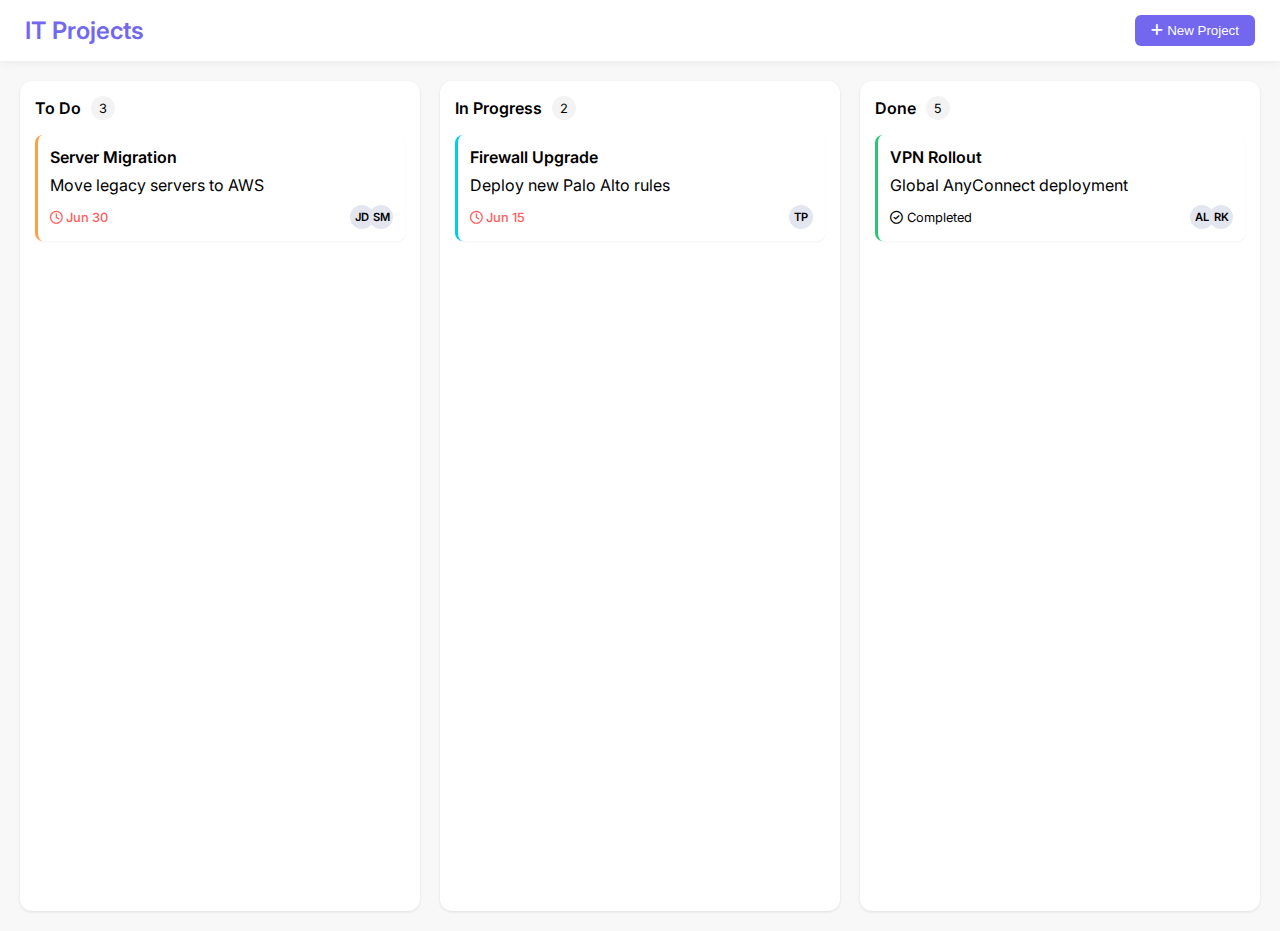
<file: index.html>
<!DOCTYPE html>
<html lang="en">
<head>
  <meta charset="UTF-8">
  <meta name="viewport" content="width=device-width, initial-scale=1.0">
  <title>IT Team Projects | Monday.com Style</title>
  <link href="https://fonts.googleapis.com/css2?family=Inter:wght@400;600&display=swap" rel="stylesheet">
  <link rel="stylesheet" href="https://cdnjs.cloudflare.com/ajax/libs/font-awesome/6.4.0/css/all.min.css">
  <style>
    :root {
      --primary: #7367F0;
      --todo: #FF9F43;
      --progress: #00CFE8;
      --done: #28C76F;
    }
    body {
      font-family: 'Inter', sans-serif;
      background: #F8F8F8;
      margin: 0;
    }
    .header {
      background: white;
      padding: 15px 25px;
      box-shadow: 0 2px 10px rgba(0,0,0,0.05);
      display: flex;
      align-items: center;
    }
    .logo {
      color: var(--primary);
      font-weight: 600;
      font-size: 1.5rem;
    }
    .add-project {
      background: var(--primary);
      color: white;
      border: none;
      padding: 8px 16px;
      border-radius: 6px;
      margin-left: auto;
      cursor: pointer;
    }
    .board {
      display: flex;
      padding: 20px;
      gap: 20px;
      min-height: calc(100vh - 70px);
    }
    .column {
      flex: 1;
      background: white;
      border-radius: 12px;
      padding: 15px;
      box-shadow: 0 1px 3px rgba(0,0,0,0.1);
    }
    .column-header {
      display: flex;
      align-items: center;
      margin-bottom: 15px;
    }
    .column-title {
      font-weight: 600;
      margin-right: 10px;
    }
    .task-count {
      background: #F3F3F3;
      border-radius: 50%;
      width: 24px;
      height: 24px;
      display: flex;
      align-items: center;
      justify-content: center;
      font-size: 0.8rem;
    }
    .task {
      background: white;
      border-radius: 8px;
      padding: 12px;
      margin-bottom: 12px;
      box-shadow: 0 1px 2px rgba(0,0,0,0.05);
      border-left: 3px solid var(--todo);
      cursor: grab;
    }
    .task-title {
      font-weight: 600;
      margin-bottom: 8px;
    }
    .task-footer {
      display: flex;
      justify-content: space-between;
      align-items: center;
      margin-top: 10px;
      font-size: 0.8rem;
    }
    .deadline {
      color: #FF5C5C;
      font-weight: 500;
    }
    .assignees {
      display: flex;
    }
    .avatar {
      width: 24px;
      height: 24px;
      border-radius: 50%;
      background: #E4E6EF;
      display: flex;
      align-items: center;
      justify-content: center;
      margin-left: -5px;
      font-size: 0.7rem;
      font-weight: 600;
    }
  </style>
</head>
<body>
  <div class="header">
    <div class="logo">IT Projects</div>
    <button class="add-project">
      <i class="fas fa-plus"></i> New Project
    </button>
  </div>

  <div class="board">
    <div class="column">
      <div class="column-header">
        <div class="column-title">To Do</div>
        <div class="task-count">3</div>
      </div>
      <div class="task">
        <div class="task-title">Server Migration</div>
        <div class="task-desc">Move legacy servers to AWS</div>
        <div class="task-footer">
          <span class="deadline"><i class="far fa-clock"></i> Jun 30</span>
          <div class="assignees">
            <div class="avatar">JD</div>
            <div class="avatar">SM</div>
          </div>
        </div>
      </div>
    </div>

    <div class="column">
      <div class="column-header">
        <div class="column-title">In Progress</div>
        <div class="task-count">2</div>
      </div>
      <div class="task" style="border-left-color: var(--progress);">
        <div class="task-title">Firewall Upgrade</div>
        <div class="task-desc">Deploy new Palo Alto rules</div>
        <div class="task-footer">
          <span class="deadline"><i class="far fa-clock"></i> Jun 15</span>
          <div class="assignees">
            <div class="avatar">TP</div>
          </div>
        </div>
      </div>
    </div>

    <div class="column">
      <div class="column-header">
        <div class="column-title">Done</div>
        <div class="task-count">5</div>
      </div>
      <div class="task" style="border-left-color: var(--done);">
        <div class="task-title">VPN Rollout</div>
        <div class="task-desc">Global AnyConnect deployment</div>
        <div class="task-footer">
          <span><i class="far fa-check-circle"></i> Completed</span>
          <div class="assignees">
            <div class="avatar">AL</div>
            <div class="avatar">RK</div>
          </div>
        </div>
      </div>
    </div>
  </div>
</body>
</html>
</file>
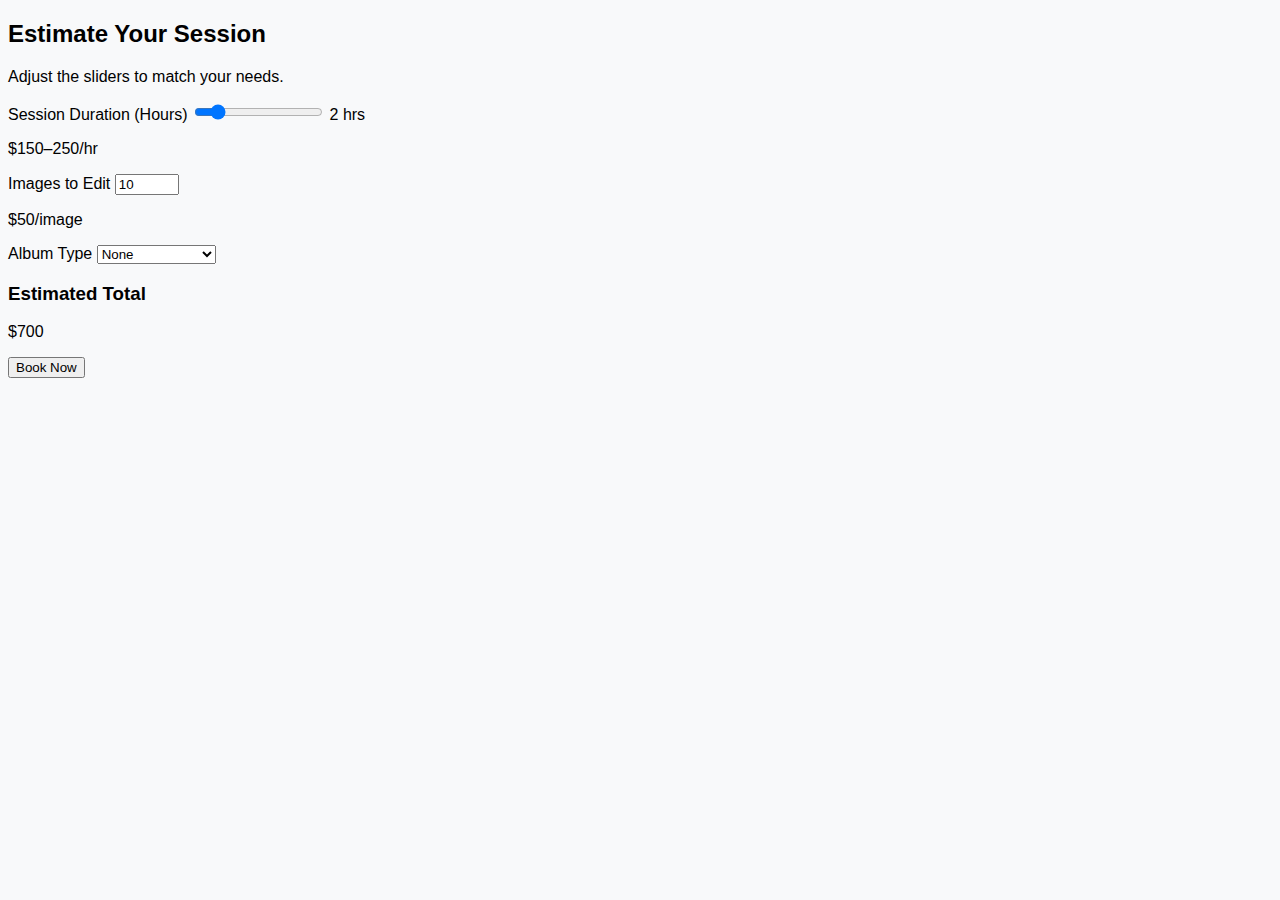
<file: deepseek_html_20250507_0753d7.html>
<!DOCTYPE html>
<html lang="en">
<head>
  <meta charset="UTF-8">
  <meta name="viewport" content="width=device-width, initial-scale=1.0">
  <title>Your Business Pricing Calculator</title>
  <link rel="stylesheet" href="styles.css">
</head>
<body>
  <div class="calculator-container">
    <div class="calculator-header">
      <h2>Estimate Your Session</h2>
      <p>Adjust the sliders to match your needs.</p>
    </div>

    <div class="input-group">
      <label for="session-hours">Session Duration (Hours)</label>
      <input type="range" id="session-hours" min="1" max="8" value="2" step="0.5">
      <span class="value-display">2 hrs</span>
      <p class="price-note">$150–250/hr</p>
    </div>

    <div class="input-group">
      <label for="edit-count">Images to Edit</label>
      <input type="number" id="edit-count" min="0" max="100" value="10">
      <p class="price-note">$50/image</p>
    </div>

    <div class="input-group">
      <label for="album-tier">Album Type</label>
      <select id="album-tier">
        <option value="0">None</option>
        <option value="100">Standard ($100)</option>
        <option value="200">Premium ($200)</option>
        <option value="300">Luxury ($300)</option>
      </select>
    </div>

    <div class="total-section">
      <h3>Estimated Total</h3>
      <p id="total-price">$700</p>
      <button class="cta-button">Book Now</button>
    </div>
  </div>
  <script src="script.js"></script>
</body>
</html>
</file>
<file: styles.css>
:root {
  --primary: #4361ee;
  --todo: #ff9e00;
  --progress: #3a86ff;
  --done: #4cc9f0;
}

body {
  font-family: 'Segoe UI', sans-serif;
  background: #f8f9fa;
}

header {
  display: flex;
  justify-content: space-between;
  align-items: center;
  padding: 20px;
  background: white;
  box-shadow: 0 2px 10px rgba(0,0,0,0.1);
}

.board {
  display: flex;
  gap: 20px;
  padding: 20px;
}

.column {
  flex: 1;
  background: white;
  border-radius: 8px;
  padding: 15px;
  box-shadow: 0 1px 3px rgba(0,0,0,0.1);
}

.column h2 {
  color: var(--primary);
  font-size: 1.2rem;
}

.task {
  background: white;
  border-left: 4px solid var(--todo);
  padding: 12px;
  margin: 10px 0;
  border-radius: 4px;
  box-shadow: 0 1px 2px rgba(0,0,0,0.05);
}

/* Subtasks */
.subtasks {
  margin-top: 8px;
}

.subtask {
  display: flex;
  align-items: center;
  margin: 5px 0;
}

/* Responsive */
@media (max-width: 768px) {
  .board { flex-direction: column; }
}
</file>
